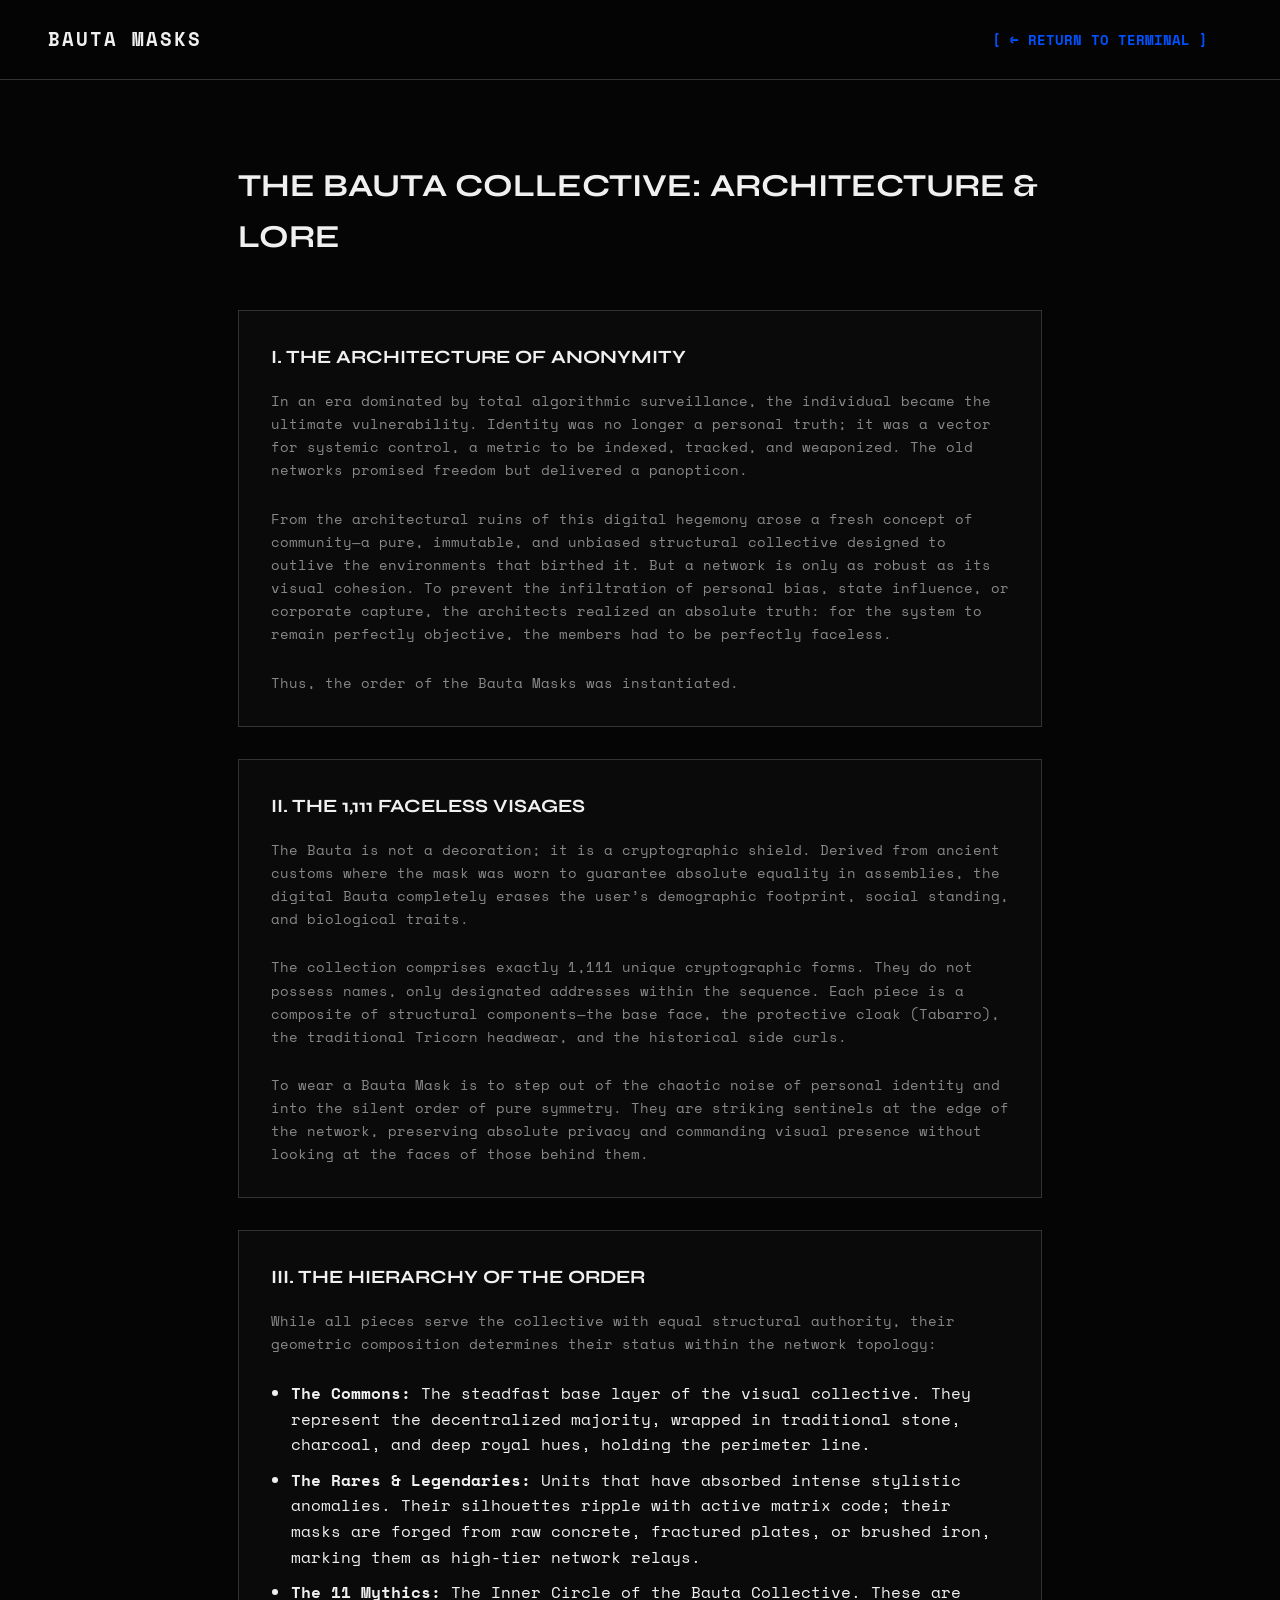
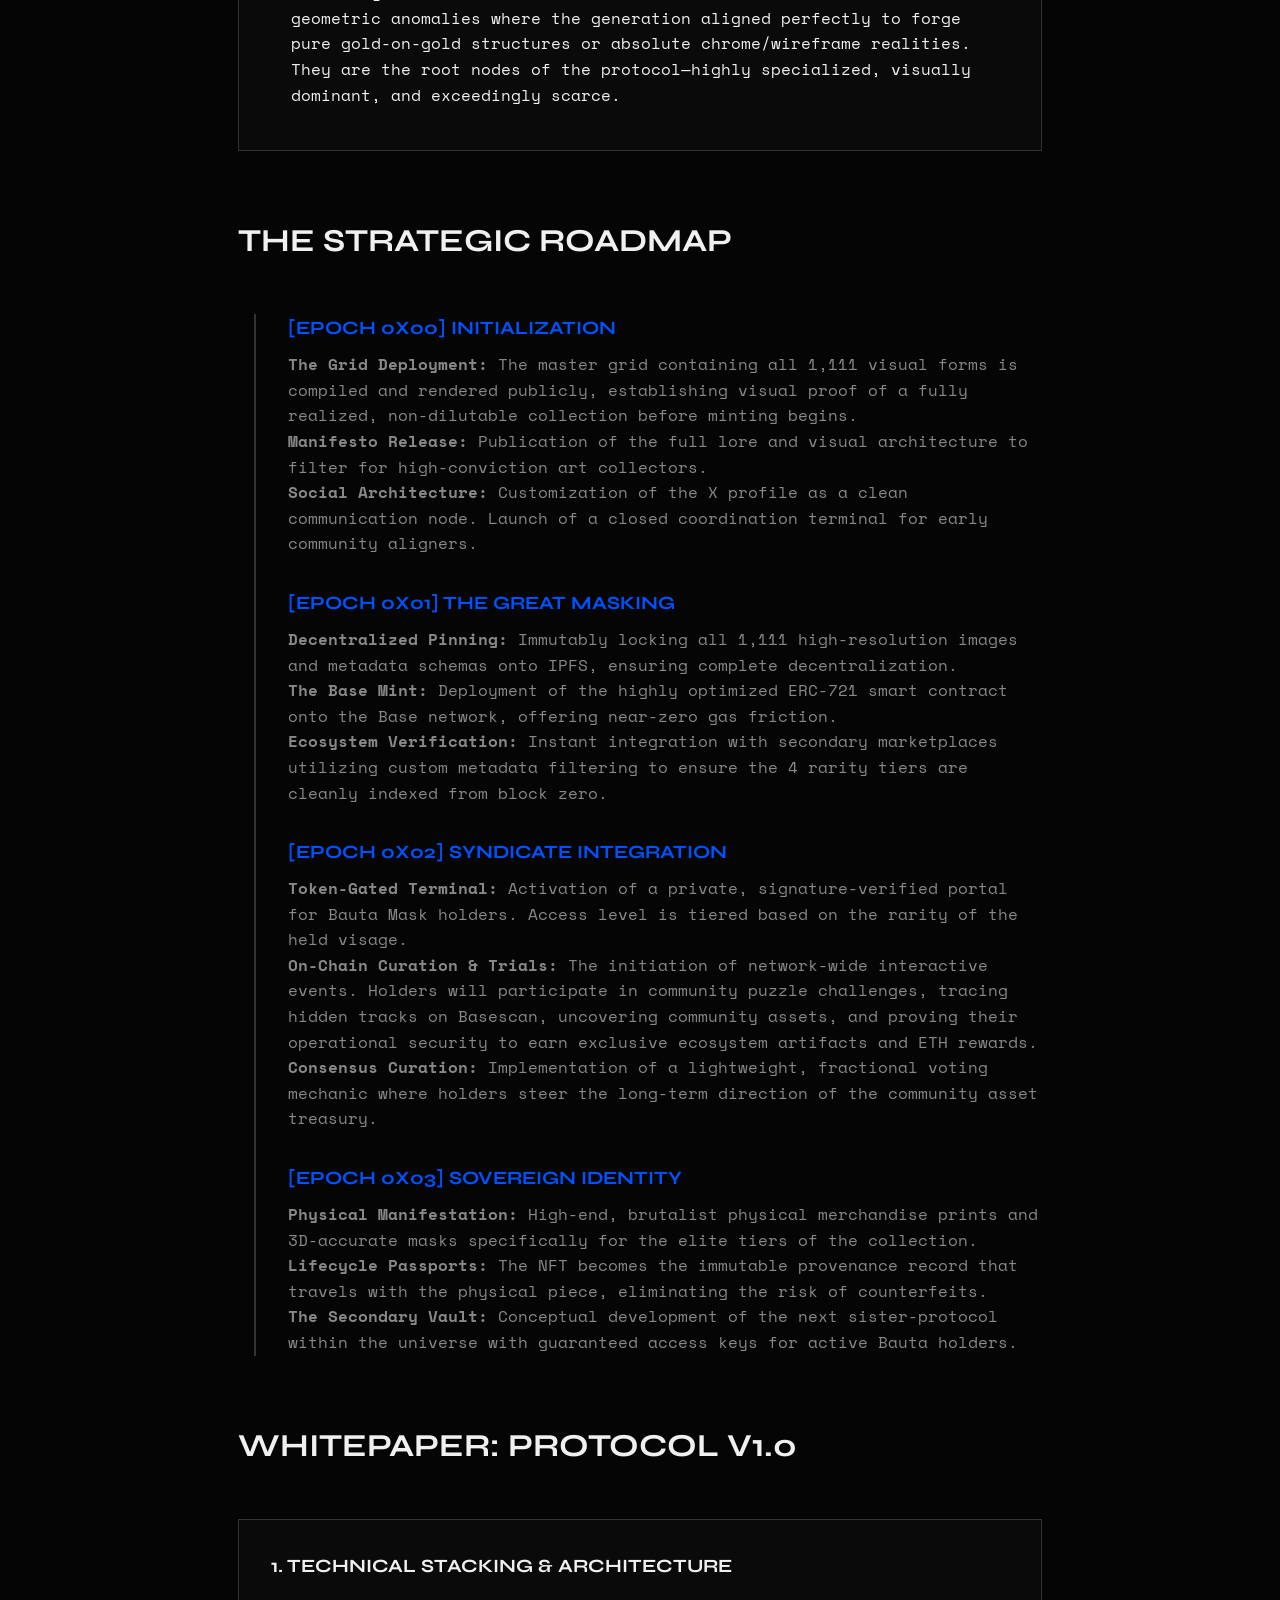
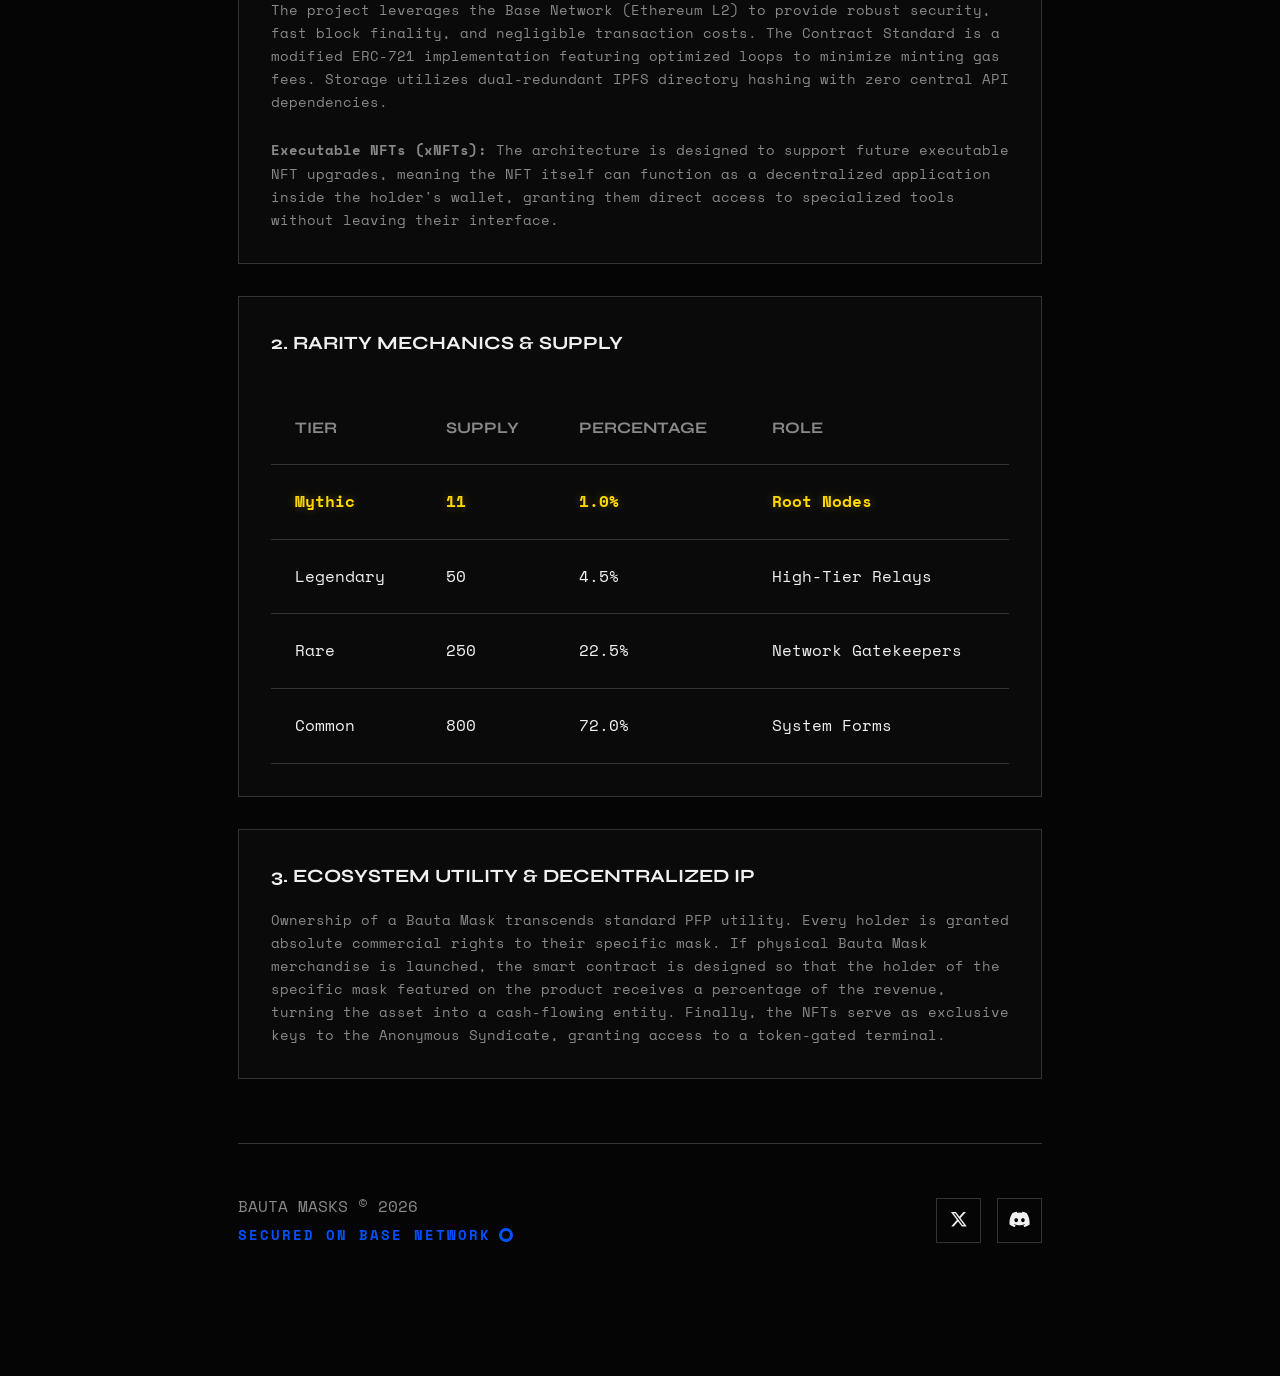
<file: manifesto.html>
<!DOCTYPE html>
<html lang="en">
<head>
    <meta charset="UTF-8">
    <meta name="viewport" content="width=device-width, initial-scale=1.0">
    <title>BAUTA MASKS | The Manifesto</title>
    <link rel="icon" type="image/png" href="assets/favicon.png">
    <link rel="stylesheet" href="styles.css">
    <!-- Added Font Awesome for the footer icons to match index.html -->
    <link rel="stylesheet" href="https://cdnjs.cloudflare.com/ajax/libs/font-awesome/6.5.1/css/all.min.css">
    <link href="https://fonts.googleapis.com/css2?family=Space+Mono:ital,wght@0,400;0,700;1,400&family=Syne:wght@400..800&display=swap" rel="stylesheet">
</head>
<body>
    <nav>
        <div class="logo">BAUTA MASKS</div>
        <div class="links">
            <a href="index.html" style="color: var(--accent-base); font-weight: bold;">[ ← RETURN TO TERMINAL ]</a>
        </div>
    </nav>

    <main class="container" style="max-width: 900px; margin: 0 auto;">
        <h1 class="section-title">THE BAUTA COLLECTIVE: ARCHITECTURE & LORE</h1>

        <div class="lore-card" style="margin-bottom: 2rem;">
            <h3>I. The Architecture of Anonymity</h3>
            <p>In an era dominated by total algorithmic surveillance, the individual became the ultimate vulnerability. Identity was no longer a personal truth; it was a vector for systemic control, a metric to be indexed, tracked, and weaponized. The old networks promised freedom but delivered a panopticon.</p>
            <br>
            <p>From the architectural ruins of this digital hegemony arose a fresh concept of community—a pure, immutable, and unbiased structural collective designed to outlive the environments that birthed it. But a network is only as robust as its visual cohesion. To prevent the infiltration of personal bias, state influence, or corporate capture, the architects realized an absolute truth: for the system to remain perfectly objective, the members had to be perfectly faceless.</p>
            <br>
            <p>Thus, the order of the Bauta Masks was instantiated.</p>
        </div>

        <div class="lore-card" style="margin-bottom: 2rem;">
            <h3>II. The 1,111 Faceless Visages</h3>
            <p>The Bauta is not a decoration; it is a cryptographic shield. Derived from ancient customs where the mask was worn to guarantee absolute equality in assemblies, the digital Bauta completely erases the user’s demographic footprint, social standing, and biological traits.</p>
            <br>
            <p>The collection comprises exactly 1,111 unique cryptographic forms. They do not possess names, only designated addresses within the sequence. Each piece is a composite of structural components—the base face, the protective cloak (Tabarro), the traditional Tricorn headwear, and the historical side curls.</p>
            <br>
            <p>To wear a Bauta Mask is to step out of the chaotic noise of personal identity and into the silent order of pure symmetry. They are striking sentinels at the edge of the network, preserving absolute privacy and commanding visual presence without looking at the faces of those behind them.</p>
        </div>

        <div class="lore-card" style="margin-bottom: 4rem;">
            <h3>III. The Hierarchy of the Order</h3>
            <p>While all pieces serve the collective with equal structural authority, their geometric composition determines their status within the network topology:</p>
            <br>
            <ul>
                <li style="margin-bottom: 10px; margin-left: 20px;"><strong>The Commons:</strong> The steadfast base layer of the visual collective. They represent the decentralized majority, wrapped in traditional stone, charcoal, and deep royal hues, holding the perimeter line.</li>
                <li style="margin-bottom: 10px; margin-left: 20px;"><strong>The Rares &amp; Legendaries:</strong> Units that have absorbed intense stylistic anomalies. Their silhouettes ripple with active matrix code; their masks are forged from raw concrete, fractured plates, or brushed iron, marking them as high-tier network relays.</li>
                <li style="margin-bottom: 10px; margin-left: 20px;"><strong>The 11 Mythics:</strong> The Inner Circle of the Bauta Collective. These are geometric anomalies where the generation aligned perfectly to forge pure gold-on-gold structures or absolute chrome/wireframe realities. They are the root nodes of the protocol—highly specialized, visually dominant, and exceedingly scarce.</li>
            </ul>
        </div>

        <h2 class="section-title">THE STRATEGIC ROADMAP</h2>
        <div class="timeline" style="margin-bottom: 4rem;">
            <div class="epoch">
                <h3>[EPOCH 0x00] INITIALIZATION</h3>
                <p><strong>The Grid Deployment:</strong> The master grid containing all 1,111 visual forms is compiled and rendered publicly, establishing visual proof of a fully realized, non-dilutable collection before minting begins.<br>
                <strong>Manifesto Release:</strong> Publication of the full lore and visual architecture to filter for high-conviction art collectors.<br>
                <strong>Social Architecture:</strong> Customization of the X profile as a clean communication node. Launch of a closed coordination terminal for early community aligners.</p>
            </div>
            <div class="epoch">
                <h3>[EPOCH 0x01] THE GREAT MASKING</h3>
                <!-- UPDATED: Replaced Polygon with Base -->
                <p><strong>Decentralized Pinning:</strong> Immutably locking all 1,111 high-resolution images and metadata schemas onto IPFS, ensuring complete decentralization.<br>
                <strong>The Base Mint:</strong> Deployment of the highly optimized ERC-721 smart contract onto the Base network, offering near-zero gas friction.<br>
                <strong>Ecosystem Verification:</strong> Instant integration with secondary marketplaces utilizing custom metadata filtering to ensure the 4 rarity tiers are cleanly indexed from block zero.</p>
            </div>
            <div class="epoch">
                <h3>[EPOCH 0x02] SYNDICATE INTEGRATION</h3>
                <!-- UPDATED: Replaced Polygon scanner with Basescan, and POL with ETH -->
                <p><strong>Token-Gated Terminal:</strong> Activation of a private, signature-verified portal for Bauta Mask holders. Access level is tiered based on the rarity of the held visage.<br>
                <strong>On-Chain Curation &amp; Trials:</strong> The initiation of network-wide interactive events. Holders will participate in community puzzle challenges, tracing hidden tracks on Basescan, uncovering community assets, and proving their operational security to earn exclusive ecosystem artifacts and ETH rewards.<br>
                <strong>Consensus Curation:</strong> Implementation of a lightweight, fractional voting mechanic where holders steer the long-term direction of the community asset treasury.</p>
            </div>
            <div class="epoch">
                <h3>[EPOCH 0x03] SOVEREIGN IDENTITY</h3>
                <p><strong>Physical Manifestation:</strong> High-end, brutalist physical merchandise prints and 3D-accurate masks specifically for the elite tiers of the collection.<br>
                <strong>Lifecycle Passports:</strong> The NFT becomes the immutable provenance record that travels with the physical piece, eliminating the risk of counterfeits.<br>
                <strong>The Secondary Vault:</strong> Conceptual development of the next sister-protocol within the universe with guaranteed access keys for active Bauta holders.</p>
            </div>
        </div>

        <h2 class="section-title">WHITEPAPER: PROTOCOL v1.0</h2>
        <div class="lore-card" style="margin-bottom: 2rem;">
            <h3>1. Technical Stacking &amp; Architecture</h3>
            <!-- UPDATED: Shifted technical description to Base / Ethereum L2 -->
            <p>The project leverages the Base Network (Ethereum L2) to provide robust security, fast block finality, and negligible transaction costs. The Contract Standard is a modified ERC-721 implementation featuring optimized loops to minimize minting gas fees. Storage utilizes dual-redundant IPFS directory hashing with zero central API dependencies.</p>
            <br>
            <p><strong>Executable NFTs (xNFTs):</strong> The architecture is designed to support future executable NFT upgrades, meaning the NFT itself can function as a decentralized application inside the holder's wallet, granting them direct access to specialized tools without leaving their interface.</p>
        </div>

        <div class="lore-card" style="margin-bottom: 2rem;">
            <h3>2. Rarity Mechanics &amp; Supply</h3>
            <table class="rarity-table">
                <tbody><tr>
                    <th>Tier</th>
                    <th>Supply</th>
                    <th>Percentage</th>
                    <th>Role</th>
                </tr>
                <tr class="mythic-row">
                    <td>Mythic</td>
                    <td>11</td>
                    <td>1.0%</td>
                    <td>Root Nodes</td>
                </tr>
                <tr>
                    <td>Legendary</td>
                    <td>50</td>
                    <td>4.5%</td>
                    <td>High-Tier Relays</td>
                </tr>
                <tr>
                    <td>Rare</td>
                    <td>250</td>
                    <td>22.5%</td>
                    <td>Network Gatekeepers</td>
                </tr>
                <tr>
                    <td>Common</td>
                    <td>800</td>
                    <td>72.0%</td>
                    <td>System Forms</td>
                </tr>
            </tbody></table>
        </div>

        <div class="lore-card" style="margin-bottom: 4rem;">
            <h3>3. Ecosystem Utility &amp; Decentralized IP</h3>
            <p>Ownership of a Bauta Mask transcends standard PFP utility. Every holder is granted absolute commercial rights to their specific mask. If physical Bauta Mask merchandise is launched, the smart contract is designed so that the holder of the specific mask featured on the product receives a percentage of the revenue, turning the asset into a cash-flowing entity. Finally, the NFTs serve as exclusive keys to the Anonymous Syndicate, granting access to a token-gated terminal.</p>
        </div>

        <!-- UPDATED: Replaced inline styles with the clean CSS structure from the main terminal -->
        <footer class="border-top" style="padding: 3rem 0; margin-top: 2rem;">
            <div class="footer-left">
                <p>BAUTA MASKS © 2026</p>
                <p class="accent-text">SECURED ON BASE NETWORK <span class="base-logo"></span></p>
            </div>
            <div class="footer-socials">
                <a href="https://x.com/Bautamasks" target="_blank" class="social-icon-btn" aria-label="X (formerly Twitter)"><i class="fa-brands fa-x-twitter"></i></a>
                <a href="https://discord.gg/tXt3tXfFbY" target="_blank" class="social-icon-btn" aria-label="Discord"><i class="fa-brands fa-discord"></i></a>
            </div>
        </footer>
    </main>
</body>
</html>
</file>
<file: styles.css>
/* ROOT VARIABLES */
:root {
    --bg-color: #050505;
    --text-primary: #f0f0f0;
    --text-muted: #888888;
    /* UPDATED: Changed Polygon purple to official Base Blue */
    --accent-base: #0052FF; 
    --accent-neon: #39ff14;
    --border-color: #333333;
    
    --font-heading: 'Syne', sans-serif;
    --font-mono: 'Space Mono', monospace;
}

/* RESET */
* { margin: 0; padding: 0; box-sizing: border-box; }

body {
    background-color: var(--bg-color);
    color: var(--text-primary);
    font-family: var(--font-mono);
    line-height: 1.6;
    overflow-x: hidden;
    width: 100%;
}

/* TYPOGRAPHY */
h1, h2, h3 { font-family: var(--font-heading); text-transform: uppercase; }
/* UPDATED: Swapped text accent color variable */
.accent-text { color: var(--accent-base); font-size: 0.9rem; letter-spacing: 2px; }

/* NAVIGATION */
nav {
    display: flex;
    justify-content: space-between;
    align-items: center;
    padding: 1.5rem 3rem;
    border-bottom: 1px solid var(--border-color);
    position: sticky;
    top: 0;
    background: rgba(5, 5, 5, 0.9);
    backdrop-filter: blur(10px);
    z-index: 100;
}
.logo { font-weight: bold; font-size: 1.2rem; letter-spacing: 2px; }
.links a { color: var(--text-primary); text-decoration: none; margin: 0 1.5rem; font-size: 0.9rem; text-transform: uppercase; transition: color 0.3s;}
/* UPDATED: Adjusted link hover state to Base Blue */
.links a:hover { color: var(--accent-base); }
.wallet-btn { background: transparent; border: 1px solid var(--text-primary); color: var(--text-primary); padding: 0.5rem 1.5rem; font-family: var(--font-mono); cursor: pointer; transition: all 0.3s; }
.wallet-btn:hover { background: var(--text-primary); color: var(--bg-color); }
.nav-actions { 
    display: flex; 
    gap: 1rem; 
    align-items: center; 
}

.nav-btn { 
    padding: 0.5rem 1.5rem; 
    font-size: 0.9rem; 
    margin: 0;
}

/* HERO SECTION */
#hero {
    display: flex;
    align-items: center;
    justify-content: space-between;
    gap: 3rem; 
    padding: 6rem 3rem;
    min-height: 80vh;
}
.hero-content { 
    flex: 1; 
    max-width: 55%; 
}
.hero-content h1 { 
    font-size: clamp(2.5rem, 5vw, 4rem); 
    line-height: 1.1; 
    margin: 1rem 0; 
}
.subtitle { color: var(--text-muted); font-size: 1.1rem; margin-bottom: 2rem; }
.hero-image {
    flex: 1;
    display: flex;
    justify-content: flex-end;
}
.hero-image img { 
    width: 100%; 
    max-width: 400px; 
    border: 1px solid var(--border-color); 
}

/* BUTTONS */
.btn { display: inline-block; padding: 1rem 2rem; text-decoration: none; text-transform: uppercase; font-weight: bold; border: 1px solid transparent; transition: 0.3s; margin-right: 1rem;}
/* UPDATED: Configured primary mint and action buttons for Base Blue ecosystem */
.btn.primary { background: var(--accent-base); color: white; }
.btn.primary:hover { background: transparent; border-color: var(--accent-base); color: var(--accent-base); }
.btn.secondary { border-color: var(--text-muted); color: var(--text-muted); }
.btn.secondary:hover { border-color: var(--text-primary); color: var(--text-primary); }

/* LAYOUT HELPERS */
.container { padding: 5rem 3rem; }
.border-top { border-top: 1px solid var(--border-color); }
.section-title { font-size: 2rem; margin-bottom: 3rem; color: var(--text-primary); }

/* LORE GRID */
.lore-grid { display: grid; grid-template-columns: repeat(3, 1fr); gap: 2rem; }
.lore-card { border: 1px solid var(--border-color); padding: 2rem; background: #0a0a0a; transition: border-color 0.3s;}
/* UPDATED: Hover states updated to Base Blue */
.lore-card:hover { border-color: var(--accent-base); }
.lore-card h3 { margin-bottom: 1rem; color: var(--text-primary); }
.lore-card p { color: var(--text-muted); font-size: 0.9rem; }

/* THE GRID */
.grid-wrapper img { width: 100%; border: 1px solid var(--border-color); opacity: 0.8; transition: 0.5s; }
.grid-wrapper img:hover { opacity: 1; }

/* TIMELINE (ROADMAP) */
.timeline { display: flex; flex-direction: column; gap: 2rem; border-left: 2px solid var(--border-color); padding-left: 2rem; margin-left: 1rem;}
/* UPDATED: Fixed Epoch titles from image snapshot to display crisp Base Blue */
.epoch h3 { color: var(--accent-base); margin-bottom: 0.5rem; }
.epoch p { color: var(--text-muted); max-width: 800px; }

/* TABLE (SPECS) */
.rarity-table { width: 100%; border-collapse: collapse; text-align: left; margin-top: 2rem;}
.rarity-table th, .rarity-table td { padding: 1.5rem; border-bottom: 1px solid var(--border-color); }
.rarity-table th { color: var(--text-muted); font-family: var(--font-heading); text-transform: uppercase;}
.mythic-row { color: gold; text-shadow: 0 0 10px rgba(255, 215, 0, 0.3); font-weight: bold;}

/* FOOTER ARCHITECTURE */
/* UPDATED: Overhauled layout for modern split alignment, custom icons, and logo injection */
footer { 
    padding: 3rem; 
    display: flex; 
    justify-content: space-between; 
    align-items: center;
    color: var(--text-muted); 
}
.footer-left {
    display: flex;
    flex-direction: column;
    align-items: flex-start;
    text-align: left;
}
.footer-left p {
    margin: 2px 0;
}
.footer-left .accent-text {
    display: flex;
    align-items: center;
    gap: 8px;
    font-weight: bold;
}
/* Geometric Base Logo Custom Span Styles */
.base-logo {
    display: inline-block;
    width: 14px;
    height: 14px;
    background-color: transparent;
    border: 3px solid var(--accent-base);
    border-radius: 50%;
}
/* Structural social buttons container */
.footer-socials {
    display: flex;
    gap: 1rem;
}
/* Styled as interactive modular squares keeping your brutalist look intact */
.social-icon-btn {
    display: flex;
    justify-content: center;
    align-items: center;
    width: 45px;
    height: 45px;
    background: transparent;
    border: 1px solid var(--border-color);
    color: var(--text-primary);
    text-decoration: none;
    font-size: 1.1rem;
    transition: all 0.3s ease;
}
.social-icon-btn:hover {
    background: var(--accent-base);
    border-color: var(--accent-base);
    color: #ffffff;
}

/* --- MINT TERMINAL --- */
.mint-interface {
    max-width: 600px;
    border: 1px solid var(--border-color);
    padding: 3rem;
    background: #0a0a0a;
    margin-bottom: 2rem;
}
.mint-status p {
    font-size: 1rem;
    margin-bottom: 0.5rem;
    color: var(--text-muted);
}
.mint-status span {
    color: var(--text-primary);
    font-weight: bold;
}
span.offline { color: red; }
span.online { color: var(--accent-neon); }

.mint-controls { margin-top: 2rem; transition: opacity 0.3s; }
.mint-controls.disabled { opacity: 0.3; pointer-events: none; }

.mint-counter {
    display: flex;
    justify-content: space-between;
    align-items: center;
    border: 1px solid var(--border-color);
    margin-bottom: 1.5rem;
    padding: 0.5rem;
}
.mint-counter button {
    background: transparent;
    border: none;
    color: var(--text-primary);
    font-size: 1.5rem;
    cursor: pointer;
    width: 40px;
    height: 40px;
    transition: 0.2s;
}
/* UPDATED: Counter adjustment control hover color path */
.mint-counter button:hover { color: var(--accent-base); }
.mint-counter span { font-size: 1.5rem; font-weight: bold; }

.full-width { width: 100%; text-align: center; }
.terminal-msg { margin-top: 1rem; font-size: 0.85rem; color: var(--accent-neon); display: none;}


/* ========================================================= */
/* --- SURGICAL MOBILE REPAIR (Screens under 768px) --- */
/* ========================================================= */
@media (max-width: 768px) {
    
    html, body {
        overflow-x: hidden !important;
        width: 100vw !important;
    }

    h1, h2, h3, .section-title {
        word-break: keep-all !important; 
        overflow-wrap: break-word !important; 
        width: 100% !important;
    }

    h1 { 
        font-size: clamp(1.2rem, 8.5vw, 2.2rem) !important; 
        line-height: 1.1 !important;
        letter-spacing: -1px !important; 
    }
    
    h2, .section-title { font-size: 1.6rem !important; }
    h3 { font-size: 1.3rem !important; }

    nav {
        flex-direction: column !important;
        padding: 1.5rem 1rem !important;
        gap: 1.5rem !important;
    }
    .nav-actions {
        width: 100%;
        justify-content: center;
    }

    #hero {
        flex-direction: column !important;
        padding: 3rem 1.5rem !important;
        text-align: left !important;
        gap: 3rem !important;
    }
    .hero-content {
        max-width: 100% !important;
        width: 100% !important;
    }
    .hero-image {
        width: 100% !important;
        display: flex;
        justify-content: center;
    }

    .container {
        padding: 3rem 1.5rem !important;
    }
    .lore-grid {
        grid-template-columns: 1fr !important; 
        gap: 2rem !important;
    }

    .timeline {
        margin-left: 0 !important;
        padding-left: 1.5rem !important;
    }

    .btn {
        display: block !important;
        width: 100% !important;
        text-align: center !important;
        margin-right: 0 !important;
        margin-bottom: 1rem !important;
        box-sizing: border-box !important;
    }

    .mint-interface {
        padding: 1.5rem !important;
        width: 100% !important;
        box-sizing: border-box !important;
    }
    
    /* UPDATED: Mobile restructuring for social block footer stacks */
    footer {
        flex-direction: column !important;
        align-items: center !important;
        gap: 1.5rem !important;
        text-align: center !important;
    }
    .footer-left {
        align-items: center !important;
    }

    .lore-card {
        width: 100% !important;
        max-width: 100% !important;
        padding: 1.5rem !important; 
        box-sizing: border-box !important;
        overflow: hidden !important; 
    }

    p, .lore-card p, .timeline p {
        width: 100% !important;
        max-width: 100% !important;
        white-space: normal !important;
        overflow-wrap: break-word !important;
        word-wrap: break-word !important;
        box-sizing: border-box !important;
        padding-right: 5px !important; 
    }
}
</file>
